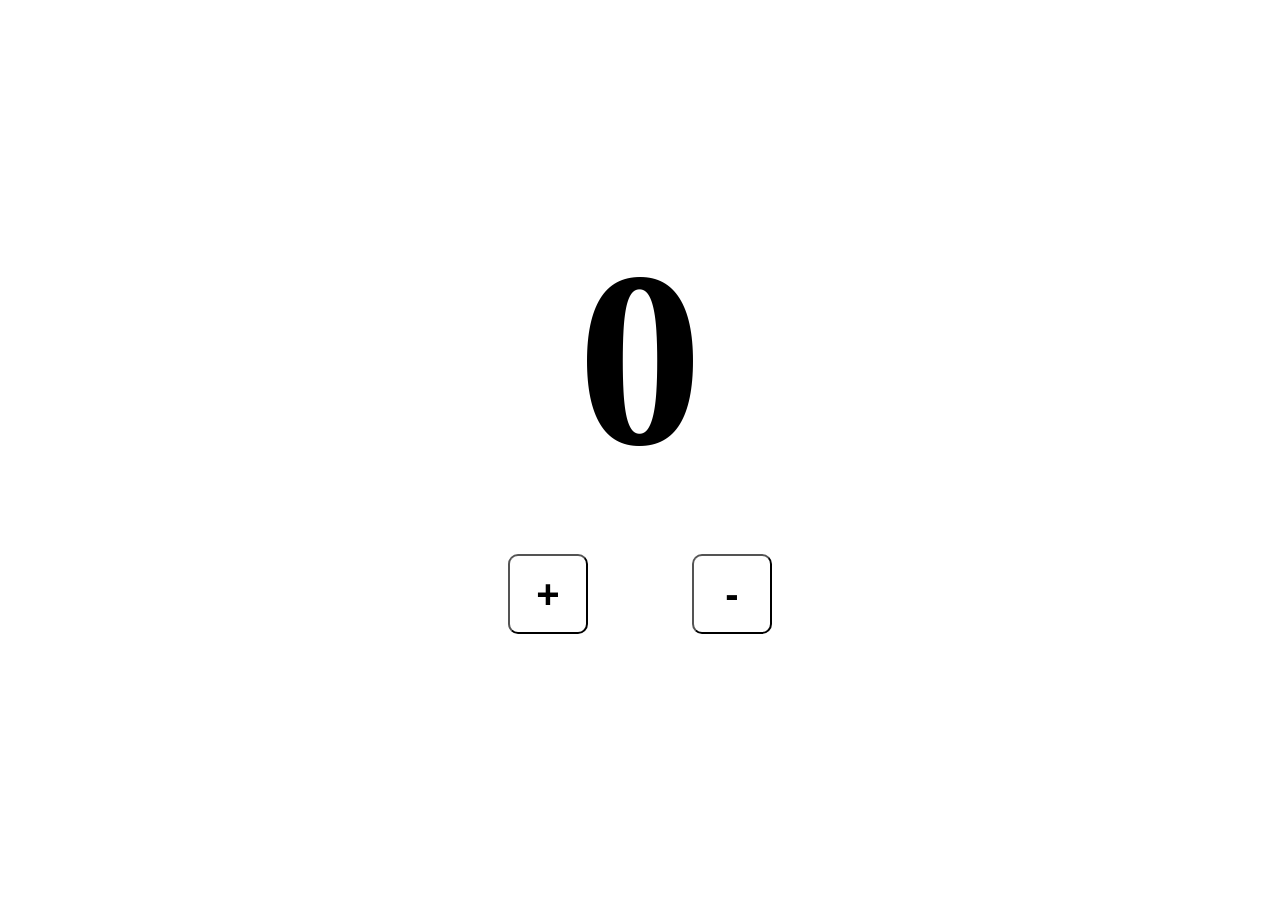
<file: Task 1 - DOM/index.html>
<!DOCTYPE html>
<html lang="en">
<head>
    <meta charset="UTF-8">
    <meta name="viewport" content="width=device-width, initial-scale=1.0">
    <title>DOM - Task 1</title>
    <link rel="stylesheet" href="style.css">
</head>
<body>
    <div>
        <h1>0</h1>
        <button id="increment">+</button>
        <button id="decrement">-</button>
        <script src="script.js"></script>
    </div>
    
</body>
</html>
</file>
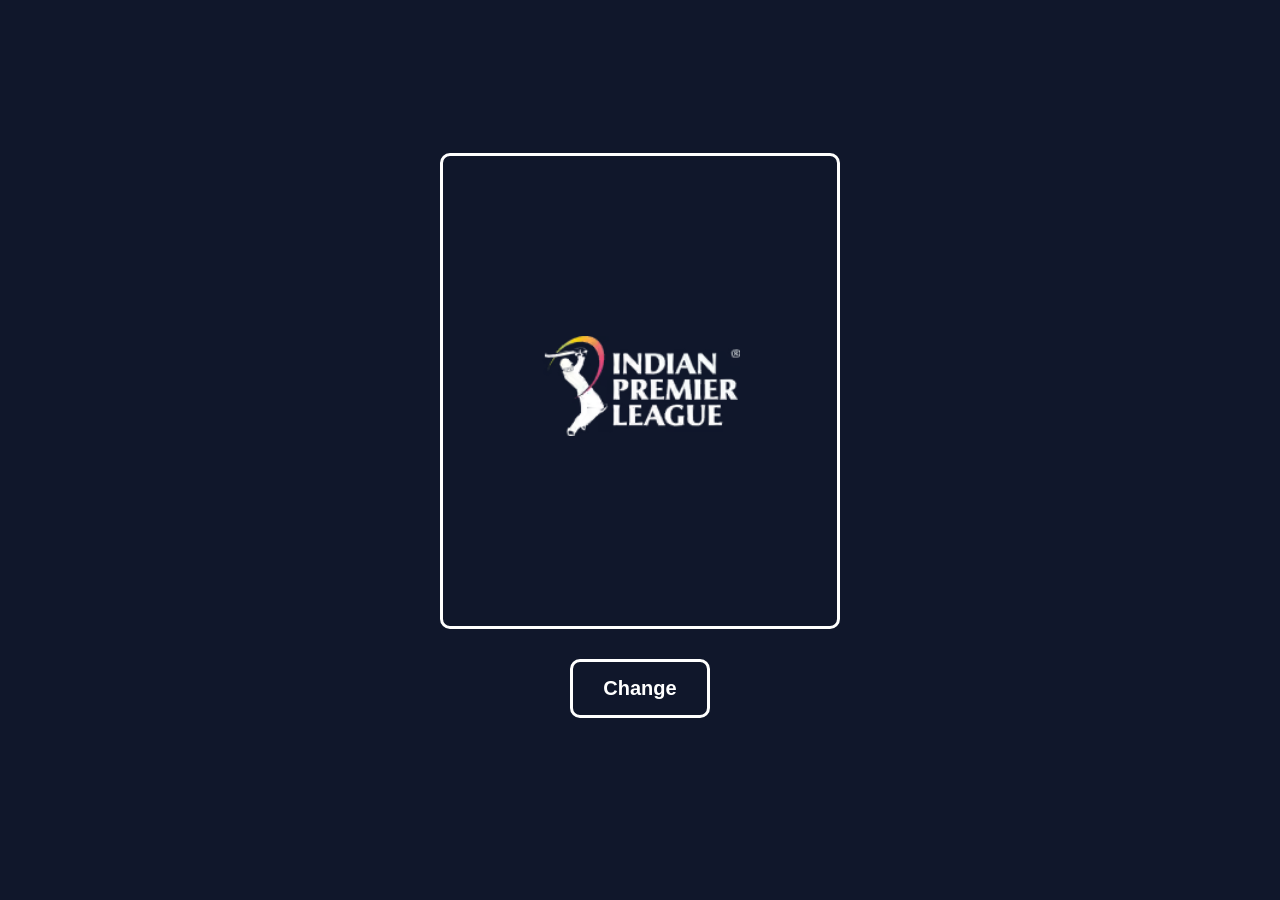
<file: Task 2 - DOM/index.html>
<!DOCTYPE html>
<html lang="en">

<head>
    <meta charset="UTF-8">
    <meta name="viewport" content="width=device-width, initial-scale=1.0">
    <title>DOM - Task 2</title>
    <link rel="stylesheet" href="style.css">
</head>

<body>
    <div id="box">
        <img id="ipl" src="./Img/ipl-logo.avif" alt="ipl_logo" style="height: 100px; width: 200px; margin: 170px;">
    </div>
    <button>Change</button>
    <script src="script.js"></script>
</body>

</html>
</file>
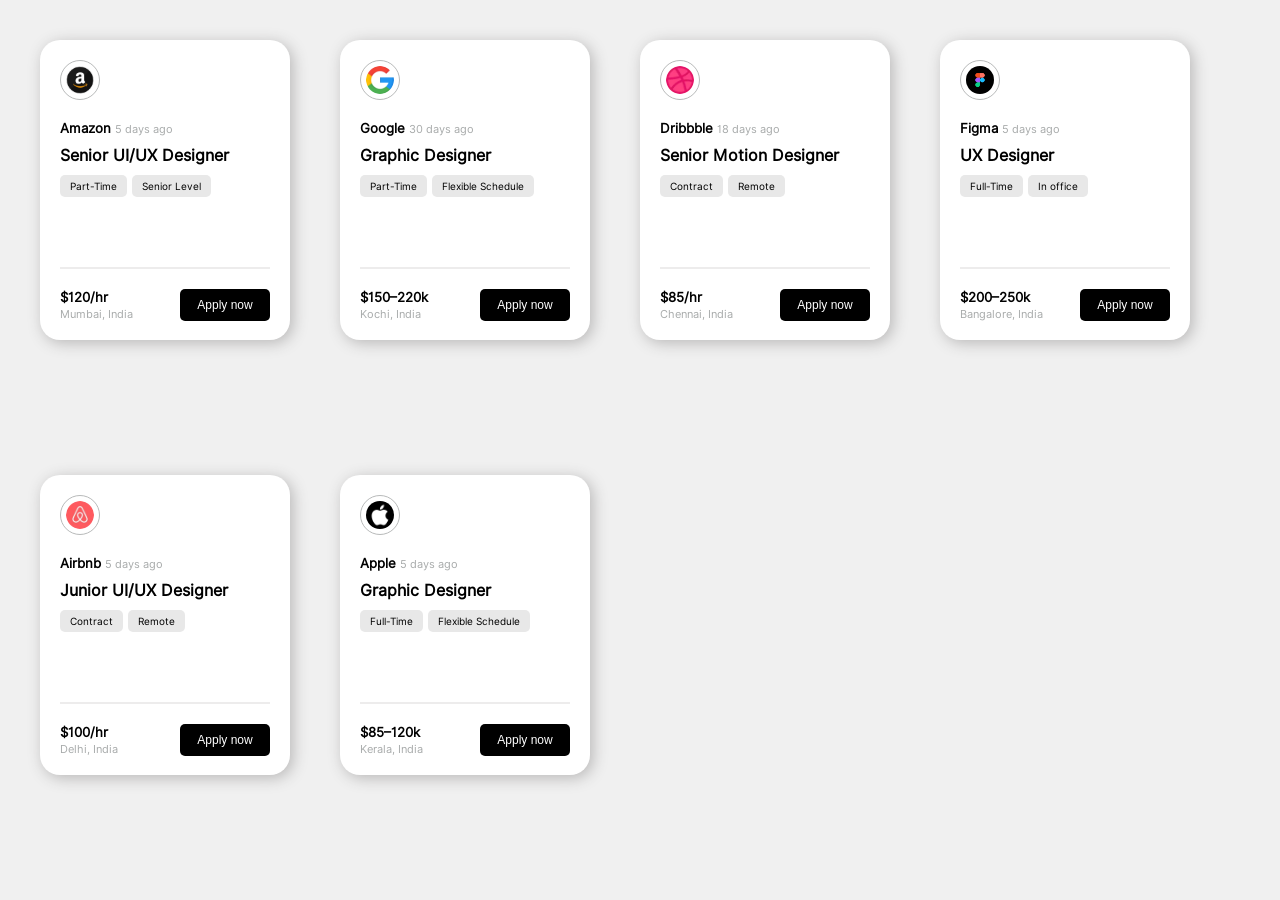
<file: Task 6 - DOM/index.html>
<!DOCTYPE html>
<html lang="en">
<head>
    <meta charset="UTF-8">
    <meta name="viewport" content="width=device-width, initial-scale=1.0">
    <title>DOM - Task 6</title>
    <link rel="stylesheet" href="style.css">
</head>
<body>
    <script src="script.js"></script>
</body>
</html>
</file>
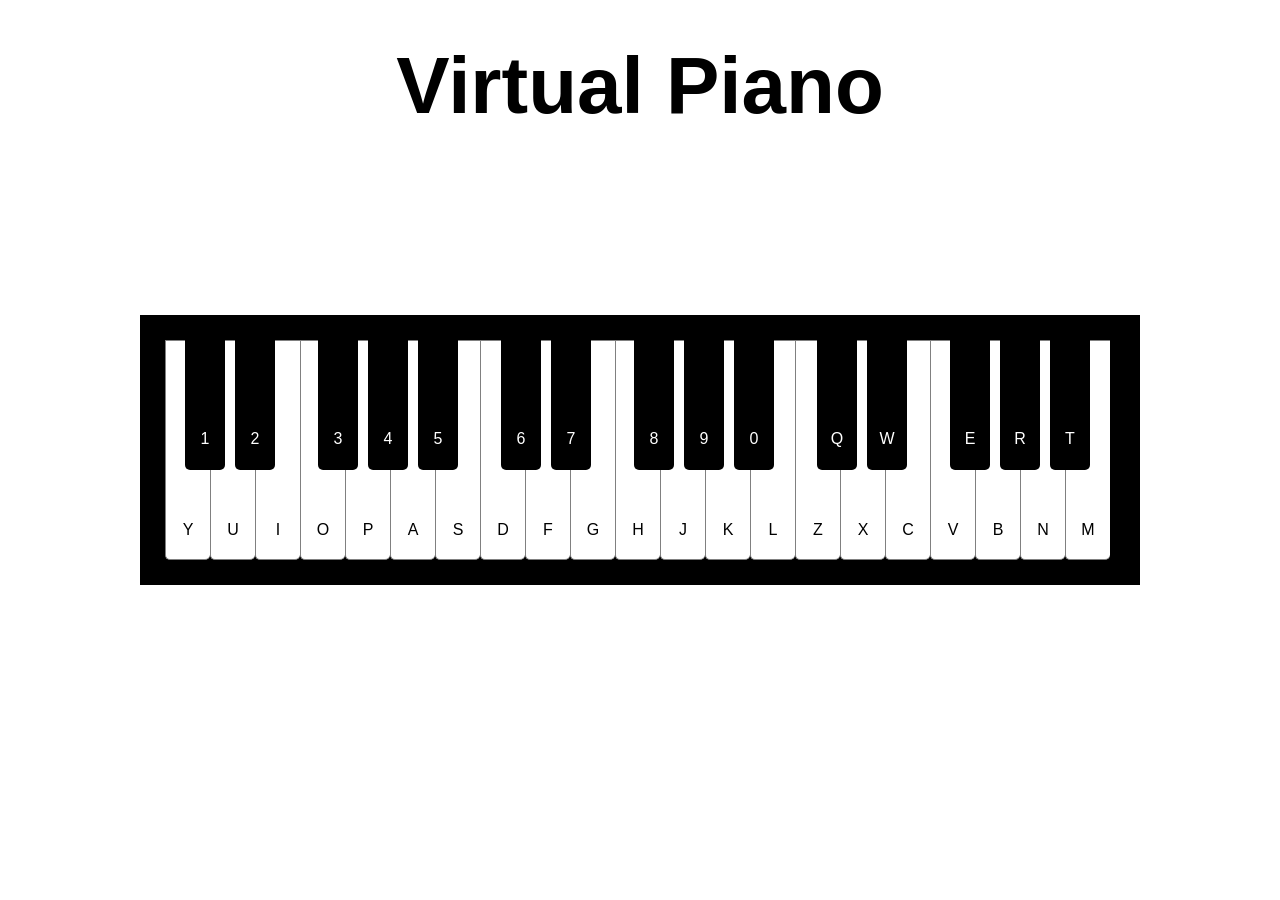
<file: Task 7 - DOM/index.html>
<!DOCTYPE html>
<html lang="en">
<head>
    <meta charset="UTF-8">
    <meta name="viewport" content="width=device-width, initial-scale=1.0">
    <title>Virtual Piano</title>
    <link rel="shortcut icon" href="./virtual-piano.webp" type="image/x-icon">
    <link rel="stylesheet" href="style.css">
</head>
<body>
    <h1>Virtual Piano</h1>
    <div class="piano">
        <div id="whiteKeys">
            <ul>
                <li id="y">Y</li>
                <li id="u">U</li>
                <li id="i">I</li>
                <li id="o">O</li>
                <li id="p">P</li>
                <li id="a">A</li>
                <li id="s">S</li>
                <li id="d">D</li>
                <li id="f">F</li>
                <li id="g">G</li>
                <li id="h">H</li>
                <li id="j">J</li>
                <li id="k">K</li>
                <li id="l">L</li>
                <li id="z">Z</li>
                <li id="x">X</li>
                <li id="c">C</li>
                <li id="v">V</li>
                <li id="b">B</li>
                <li id="n">N</li>
                <li id="m">M</li>
            </ul>
        </div>

        <div id="blackKeys">
            <ul>
                <div class="upperkey">
                    <li id="1">1</li>
                    <li id="2">2</li>
                </div>
               
                <div class="upperkey">
                    <li id="3">3</li>
                    <li id="4">4</li>
                    <li id="5">5</li>
                </div>
                
                <div class="upperkey">
                    <li id="6">6</li>
                    <li id="7">7</li>
                </div>
                
                <div class="upperkey">
                    <li id="8">8</li>
                    <li id="9">9</li>
                    <li id="0">0</li>
                </div>
                
                <div class="upperkey">
                    <li id="q">Q</li>
                    <li id="w">W</li>
                </div>
                
                <div class="upperkey">
                    <li id="e">E</li>
                    <li id="r">R</li>
                    <li id="t">T</li>
                </div>  
            </ul>
        </div>

    </div>
    <script src="scripts.js"></script>
</body>
</html>
</file>
<file: Task 1 - DOM/style.css>
*{
    padding: 0;
    margin: 0;
    box-sizing: border-box;
}
body,html{
    height: 100%;
    width: 100%;
    display: flex;
    justify-content: center;
    align-items: center;
    text-align: center;
}

h1{
    font-size: 250px;
}
button{
    height: 80px;
    width: 80px;
    font-size: 40px;
    font-weight: 600;
    border-radius: 10px;
    margin: 50px;
    background-color: white;
}
button:active{
    color: white;
    background-color: black;
}
</file>
<file: Task 2 - DOM/style.css>
*{
    margin: 0;
    padding: 0;
    box-sizing: border-box;
}
body,html{
    height: 100%;
    width: 100%;
    background-color: #10172b;
    color: white;
    display: flex;
    flex-direction: column;
    align-items: center;
    justify-content: center;
}

#box{
    width: 400px;
    border: 3px solid white;
    border-radius: 10px;
    text-align: center;
    padding: 10px;
    padding-bottom: 20px;
    display: flex;
    flex-direction: column;
    align-items: center;
    justify-content: center;
    gap: 10px;
}

img{
    height: 130px;
    width: 130px;
}

button{
    color: white;
    font-size: 20px;
    font-weight: 600;
    padding: 15px 30px;
    background-color: transparent;
    border: 3px solid white;
    border-radius: 10px;
    margin: 30px;
}

button:active{
    scale: 0.95;
}
</file>
<file: Task 6 - DOM/style.css>
@font-face {
    font-family: Inter;
    src: url(./Inter-Regular.otf);
}
*{
    margin: 0;
    padding: 0;
    box-sizing: border-box;
}

body,html{
    height: 100%;
    width: 100%;
    font-family: Inter;
    background-color: #f0f0f0;
    display: flex;
    flex-wrap: wrap;
    gap: 50px;
    padding: 20px;
}

.card{
    background-color: white;
    height: 300px;
    width: 250px;
    padding: 20px;
    border-radius: 20px;
    display: flex;
    flex-direction: column;
    gap: 10px;
    box-shadow: 3px 3px 15px #b8b7b7;
    
}

img{
    height: 40px;
    width: 40px;
    padding: 5px;
    border: 1px solid #b8baba;
    border-radius: 50%;
    margin-bottom: 10px;
}

span{
    color: #a8abab;
    font-size: 11px;
    font-weight: 300;
}

.tags{
    display: flex;
    flex-direction: row;
    gap: 5px;
}
.tags p{
    background-color: #e8e8e8;
    padding: 5px 10px;
    border-radius: 5px;
    font-size: 10px;
    font-weight: 500;
} 

hr{
    margin-top: 60px;
    margin-bottom: 10px;
}

.card-footer{
    display: flex;
    justify-content: space-between;
}

button{
    width: 90px;
    font-size: 12px;
    padding-top: 5px;
    padding-bottom: 5px;
    padding-left: 8px;
    padding-right: 8px;
    color: white;
    background-color: black;
    border: none;
    border-radius: 5px;
}
button:hover{
    background-color: white;
    color: black;
    border: 2px solid black;
}
</file>
<file: Task 7 - DOM/style.css>
*{
    padding: 0;
    margin: 0;
    box-sizing: border-box;
}
body,html{
    height: 100%;
    width: 100%;
    display: flex;
    flex-direction: column;
    align-items: center;
    justify-content: center;
    font-family: Arial, Helvetica, sans-serif;
}

h1{
    font-size: 80px; 
    position: absolute;
    top: 40px;
}

.piano{
    width: 1000px;
    height: 270px;
    background-color: black;
    padding: 25px;
    cursor: pointer;
    overflow: hidden;
}

ul{
    display: flex;
    list-style-type: none;
}

#whiteKeys li{
    height: 220px;
    width: 45px;
    color: black;
    background-color: white;
    text-align: center;
    border: 1px solid gray;
    border-right: 0;
    border-bottom-left-radius: 5px;
    border-bottom-right-radius: 5px;
    padding-top: 180px;
}
#whiteKeys li:active{
    scale: 0.95;
    background-color: #d2cfcf;
}

#blackKeys li{
    height: 130px;
    width: 40px;
    color: white;
    background-color: black;
    margin-right: 10px;
    text-align: center;
    padding-top: 90px;
    border-bottom-left-radius: 5px;
    border-bottom-right-radius: 5px;
} 
#blackKeys li:active{
    scale: 0.95;  
}

.upperkey{
    display: flex;
    margin-right: 33px;
}
#blackKeys{
    position: relative;
    bottom: 220px;
    padding-left: 20px;  
}
</file>
